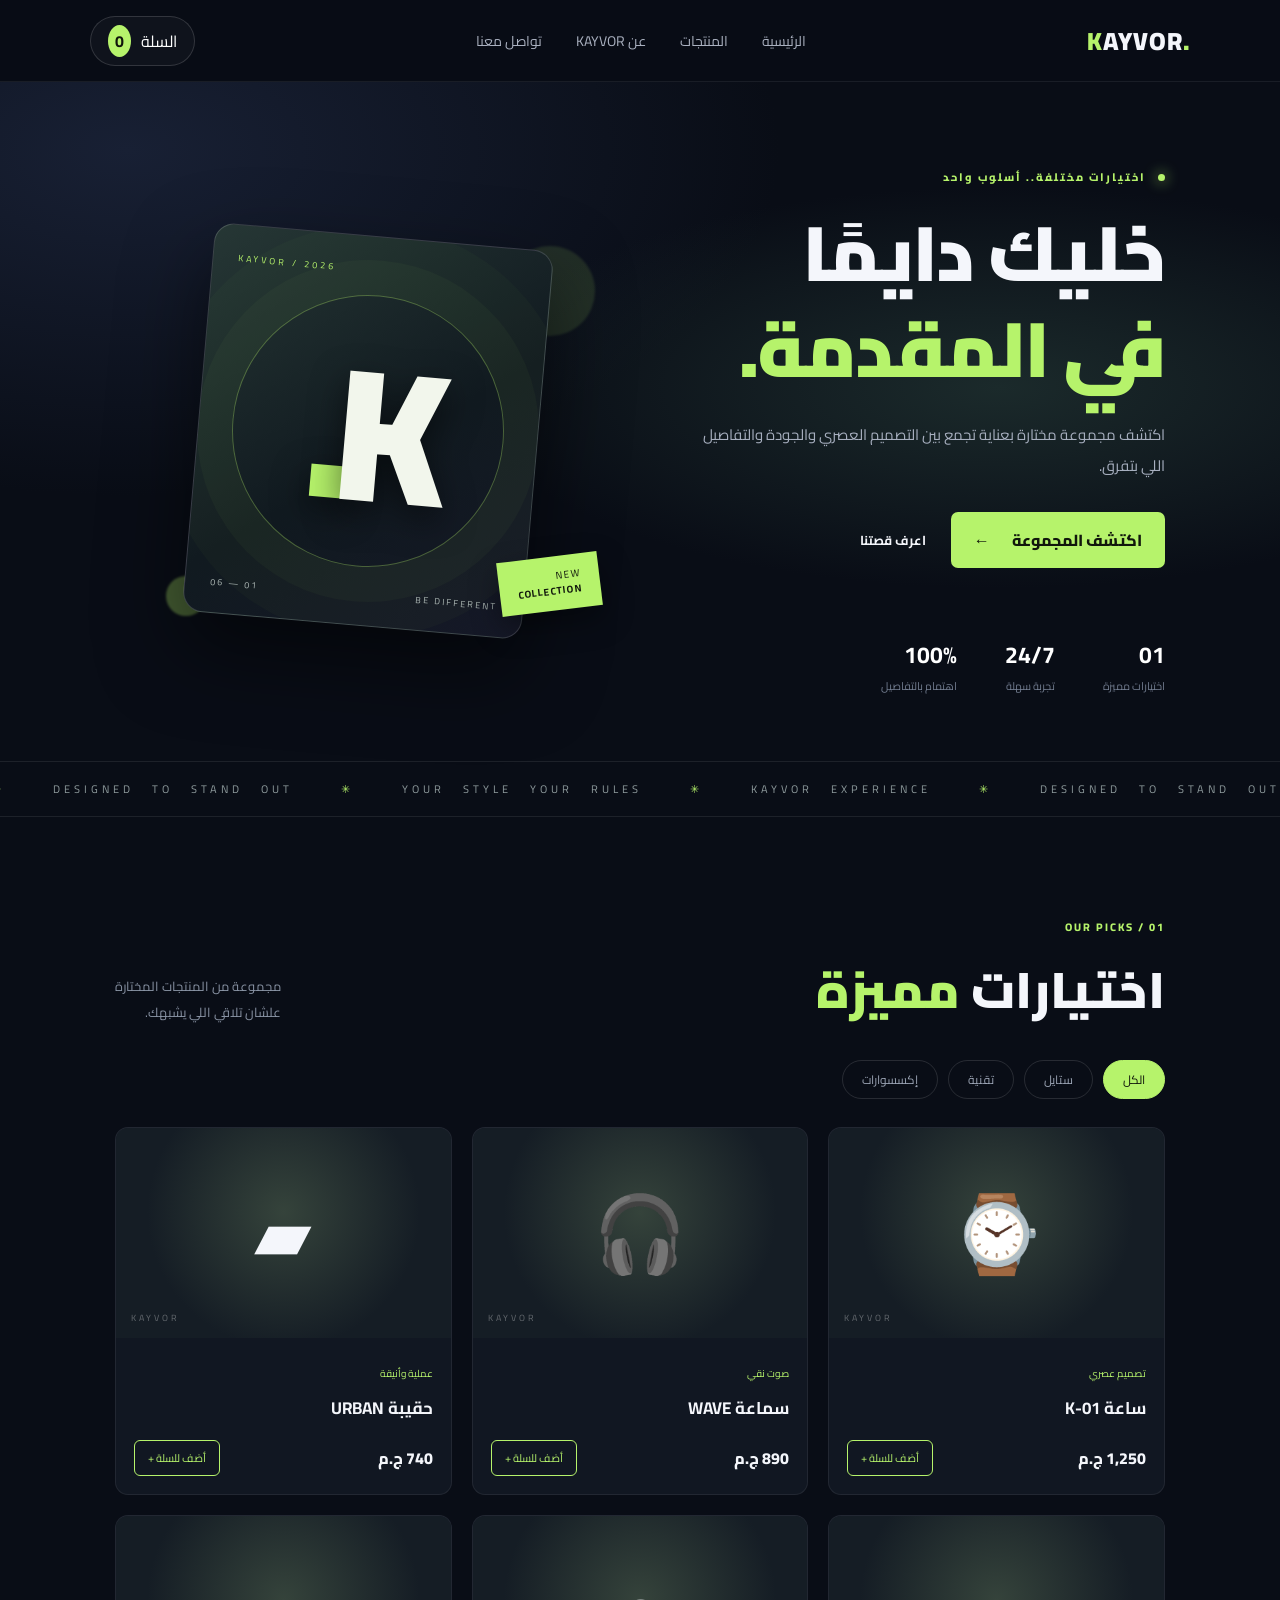
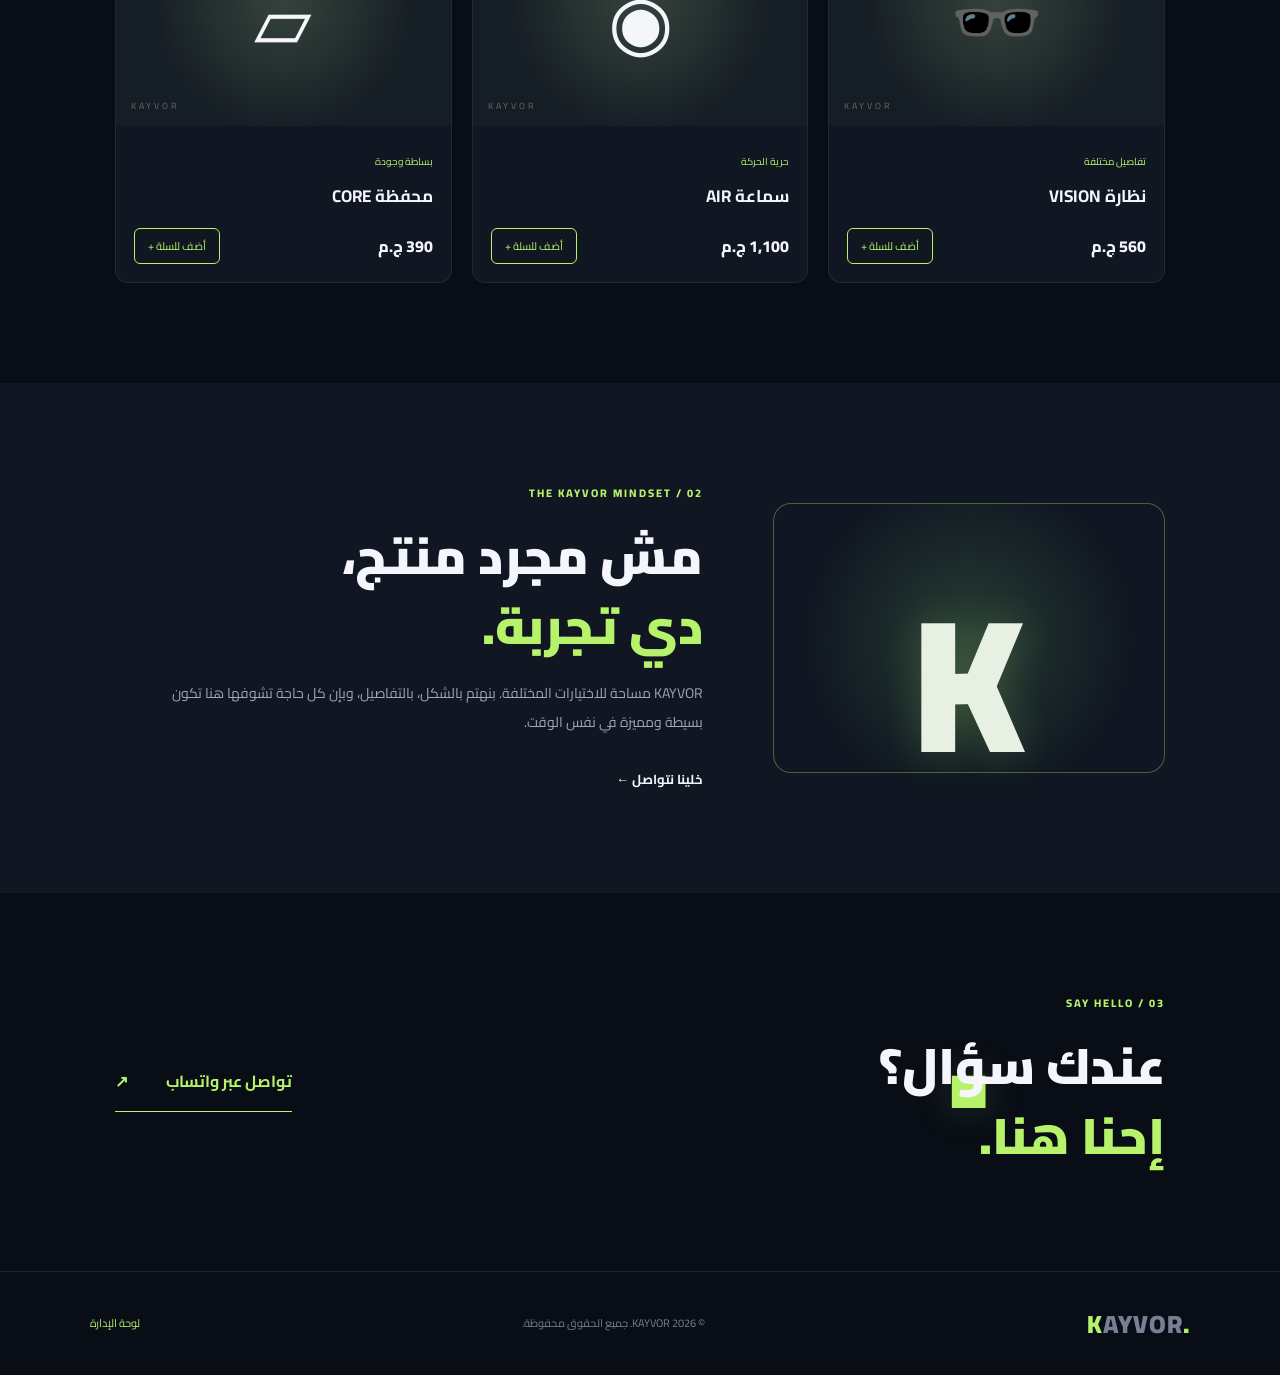
<file: index.html>
<!DOCTYPE html>
<html lang="ar" dir="rtl">
<head>
  <meta charset="UTF-8"><meta name="viewport" content="width=device-width, initial-scale=1.0">
  <meta name="theme-color" content="#090d16">
  <title>KAYVOR | اكتشف أسلوبك</title>
  <link rel="preconnect" href="https://fonts.googleapis.com">
  <link href="https://fonts.googleapis.com/css2?family=Cairo:wght@400;500;600;700;800;900&display=swap" rel="stylesheet">
  <link rel="stylesheet" href="style.css">
</head>
<body>
<header class="topbar">
  <a class="logo" href="#"><span>K</span>AYVOR<span class="dot">.</span></a>
  <button class="menu-toggle" id="menuToggle" aria-label="فتح القائمة">☰</button>
  <nav id="nav"><a href="#home">الرئيسية</a><a href="#products">المنتجات</a><a href="#about">عن KAYVOR</a><a href="#contact">تواصل معنا</a></nav>
  <button class="cart-button" id="cartOpen">السلة <b id="cartCount">0</b></button>
</header>

<main>
<section class="hero" id="home">
  <div class="hero-copy">
    <p class="eyebrow"><i></i> اختيارات مختلفة.. أسلوب واحد</p>
    <h1>خليك دايمًا<br><span>في المقدمة.</span></h1>
    <p class="hero-text">اكتشف مجموعة مختارة بعناية تجمع بين التصميم العصري والجودة والتفاصيل اللي بتفرق.</p>
    <div class="hero-actions"><a class="primary-btn" href="#products">اكتشف المجموعة <span>←</span></a><a class="text-link" href="#about">اعرف قصتنا</a></div>
    <div class="hero-stats"><div><strong>01</strong><small>اختيارات مميزة</small></div><div><strong>24/7</strong><small>تجربة سهلة</small></div><div><strong>100%</strong><small>اهتمام بالتفاصيل</small></div></div>
  </div>
  <div class="hero-art"><div class="orb orb-one"></div><div class="orb orb-two"></div><div class="art-card"><span class="art-label">KAYVOR / 2026</span><div class="art-symbol">K<span>.</span></div><div class="art-bottom"><span>BE DIFFERENT</span><span>01 — 06</span></div></div><div class="float-tag">NEW<br><b>COLLECTION</b></div></div>
</section>

<section class="ticker"><div>DESIGNED TO STAND OUT <span>✳</span> YOUR STYLE YOUR RULES <span>✳</span> KAYVOR EXPERIENCE <span>✳</span> DESIGNED TO STAND OUT <span>✳</span></div></section>

<section class="products section" id="products">
  <div class="section-head"><div><p class="eyebrow">OUR PICKS / 01</p><h2>اختيارات <span>مميزة</span></h2></div><p>مجموعة من المنتجات المختارة<br>علشان تلاقي اللي يشبهك.</p></div>
  <div class="filters"><button class="filter active" data-filter="all">الكل</button><button class="filter" data-filter="style">ستايل</button><button class="filter" data-filter="tech">تقنية</button><button class="filter" data-filter="accessories">إكسسوارات</button></div>
  <div class="product-grid" id="productGrid"></div>
</section>

<section class="about section" id="about"><div class="about-mark">K<span>.</span></div><div><p class="eyebrow">THE KAYVOR MINDSET / 02</p><h2>مش مجرد منتج،<br><span>دي تجربة.</span></h2><p>KAYVOR مساحة للاختيارات المختلفة. بنهتم بالشكل، بالتفاصيل، وبإن كل حاجة تشوفها هنا تكون بسيطة ومميزة في نفس الوقت.</p><a class="text-link" href="#contact">خلينا نتواصل ←</a></div></section>

<section class="contact section" id="contact"><div><p class="eyebrow">SAY HELLO / 03</p><h2>عندك سؤال؟<br><span>إحنا هنا.</span></h2></div><a class="contact-link" href="https://wa.me/201000000000" target="_blank" rel="noopener">تواصل عبر واتساب <b>↗</b></a></section>
</main>
<footer><a class="logo" href="#"><span>K</span>AYVOR<span class="dot">.</span></a><p>© 2026 KAYVOR. جميع الحقوق محفوظة.</p><a href="admin.html" class="admin-link">لوحة الإدارة</a></footer>

<div class="overlay" id="overlay"></div>
<aside class="cart-drawer" id="cartDrawer"><div class="drawer-head"><h3>سلة التسوق</h3><button id="cartClose">✕</button></div><div id="cartItems" class="cart-items"></div><div class="cart-total"><span>الإجمالي</span><strong id="cartTotal">0 ج.م</strong></div><button class="primary-btn checkout" id="checkout">إتمام الطلب عبر واتساب ↗</button></aside>
<div class="toast" id="toast"></div>
<script src="script.js"></script>
</body></html>
</file>
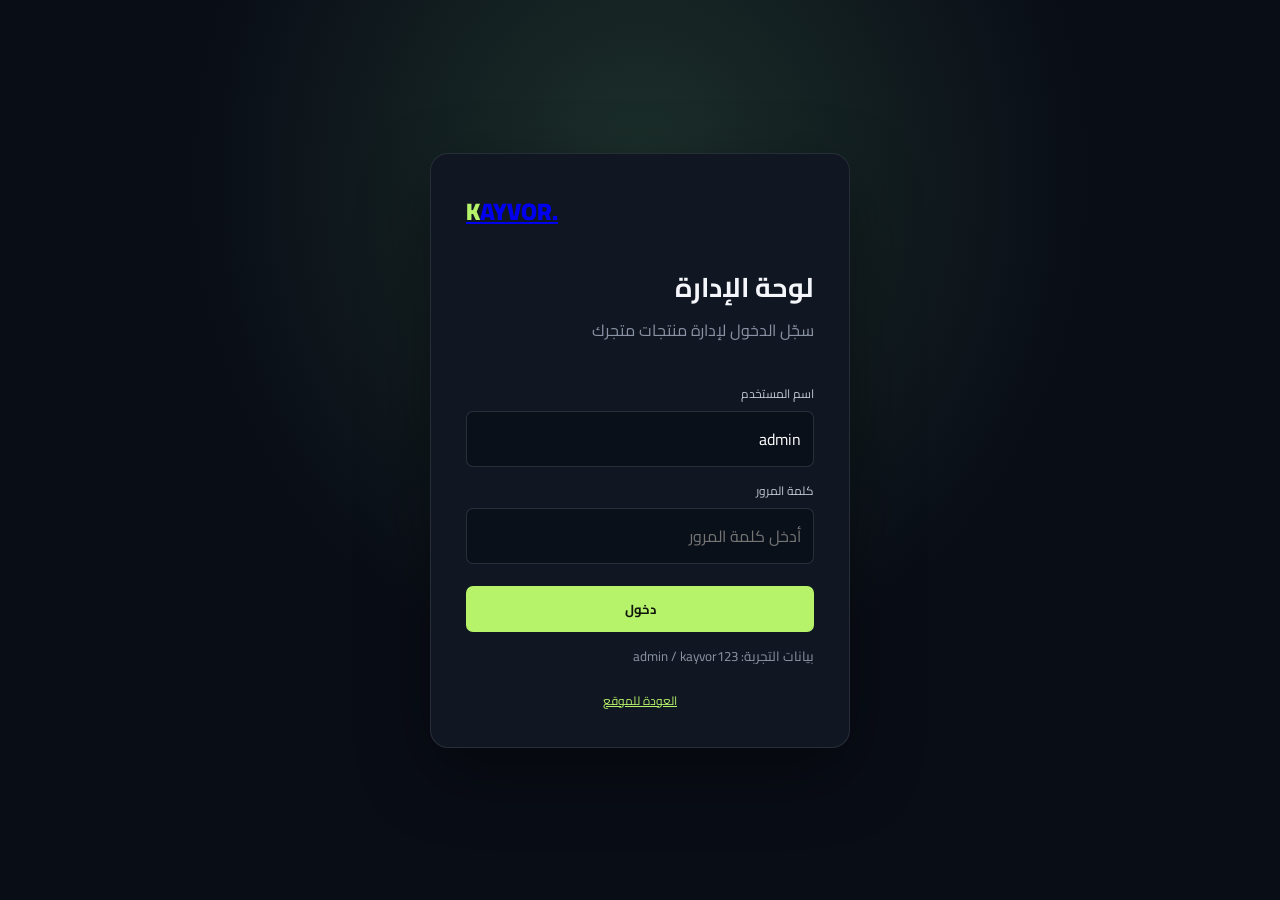
<file: admin.html>
<!DOCTYPE html><html lang="ar" dir="rtl"><head><meta charset="UTF-8"><meta name="viewport" content="width=device-width, initial-scale=1.0"><title>KAYVOR | لوحة الإدارة</title><link href="https://fonts.googleapis.com/css2?family=Cairo:wght@400;600;700;800;900&display=swap" rel="stylesheet"><link rel="stylesheet" href="admin.css"></head><body>
<div class="login-wrap" id="loginWrap"><form class="login" id="loginForm"><a class="logo" href="index.html"><span>K</span>AYVOR.</a><h1>لوحة الإدارة</h1><p>سجّل الدخول لإدارة منتجات متجرك</p><label>اسم المستخدم</label><input id="username" required value="admin"><label>كلمة المرور</label><input id="password" type="password" required placeholder="أدخل كلمة المرور"><button class="btn">دخول</button><small>بيانات التجربة: admin / kayvor123</small><a href="index.html" class="back">العودة للموقع</a></form></div>
<div class="dashboard" id="dashboard" hidden><aside><a class="logo" href="index.html"><span>K</span>AYVOR.</a><p class="side-label">القائمة الرئيسية</p><button class="side-active">▦ نظرة عامة</button><button onclick="document.getElementById('productSection').scrollIntoView({behavior:'smooth'})">◈ إدارة المنتجات</button><a href="index.html">↗ عرض الموقع</a><button id="logout" class="logout">تسجيل الخروج</button></aside><main><header><div><p>مرحبًا بك في</p><h1>لوحة تحكم KAYVOR</h1></div><span class="admin-pill">ADMIN</span></header><div class="stats"><div class="stat"><small>إجمالي المنتجات</small><strong id="totalProducts">0</strong><span>منتج في المتجر</span></div><div class="stat"><small>قيمة المنتجات</small><strong id="totalValue">0 ج.م</strong><span>إجمالي الأسعار</span></div><div class="stat"><small>منتجات ظاهرة</small><strong id="visibleProducts">0</strong><span>متاحة للعملاء</span></div></div>
<section class="panel" id="productSection"><div class="panel-head"><div><p class="green">STORE MANAGEMENT</p><h2>إدارة المنتجات</h2></div><button class="btn" id="newProduct">+ إضافة منتج</button></div><form id="productForm" class="product-form" hidden><input type="hidden" id="editId"><div><label>اسم المنتج</label><input id="pName" required placeholder="مثال: ساعة K-01"></div><div><label>السعر (جنيه)</label><input id="pPrice" type="number" min="0" required placeholder="1250"></div><div><label>القسم</label><select id="pCategory"><option value="style">ستايل</option><option value="tech">تقنية</option><option value="accessories">إكسسوارات</option></select></div><div><label>رمز / إيموجي</label><input id="pIcon" placeholder="⌚"></div><div><label>وصف قصير</label><input id="pDesc" placeholder="تصميم عصري"></div><div class="form-actions"><button class="btn">حفظ المنتج</button><button type="button" class="cancel" id="cancelForm">إلغاء</button></div></form>
<div class="table-wrap"><table><thead><tr><th>المنتج</th><th>القسم</th><th>السعر</th><th>الإجراءات</th></tr></thead><tbody id="productRows"></tbody></table></div></section><p class="note">ملاحظة: هذه نسخة تجريبية تحفظ التعديلات على نفس المتصفح باستخدام Local Storage.</p></main></div><script src="admin.js"></script></body></html>
</file>
<file: style.css>
*{box-sizing:border-box;margin:0;padding:0}html{scroll-behavior:smooth}body{font-family:'Cairo',sans-serif;background:#090d16;color:#f4f6fb;overflow-x:hidden}a{text-decoration:none;color:inherit}button{font:inherit;cursor:pointer}.topbar{height:82px;padding:0 7%;display:flex;align-items:center;justify-content:space-between;border-bottom:1px solid #ffffff12;background:#090d16ed;position:sticky;top:0;z-index:10;backdrop-filter:blur(16px)}.logo{font-size:25px;font-weight:900;letter-spacing:1px;direction:ltr}.logo>span:first-child{color:#b6f36b}.dot{color:#b6f36b}.topbar nav{display:flex;gap:34px;color:#aab1c0;font-size:14px}.topbar nav a:hover,.text-link:hover{color:#b6f36b}.cart-button{border:1px solid #ffffff25;background:#ffffff08;color:white;padding:9px 17px;border-radius:30px}.cart-button b{background:#b6f36b;color:#10150b;border-radius:50%;padding:1px 7px;margin-right:6px}.menu-toggle{display:none;background:none;color:white;border:0;font-size:25px}.hero{min-height:650px;padding:85px 9% 65px;display:grid;grid-template-columns:1fr 1fr;align-items:center;gap:40px;background:radial-gradient(ellipse at 78% 45%,#1b2a2b 0,transparent 38%),radial-gradient(ellipse at 10% 10%,#182034 0,transparent 40%)}.eyebrow{color:#b6f36b;font-size:11px;letter-spacing:2px;font-weight:800;margin-bottom:18px}.eyebrow i{display:inline-block;width:7px;height:7px;background:#b6f36b;border-radius:50%;margin-left:8px;box-shadow:0 0 14px #b6f36b}.hero h1{font-size:clamp(48px,6vw,78px);line-height:1.25;font-weight:900;letter-spacing:-2px}.hero h1 span,.section h2 span{color:#b6f36b}.hero-text{color:#a7afbf;max-width:470px;line-height:2.1;margin:22px 0 30px;font-size:15px}.hero-actions{display:flex;align-items:center;gap:25px}.primary-btn{background:#b6f36b;color:#11170c;padding:13px 23px;border-radius:7px;font-weight:800;border:0;display:inline-flex;gap:22px;align-items:center;justify-content:center;transition:.25s}.primary-btn:hover{transform:translateY(-3px);box-shadow:0 12px 30px #b6f36b30}.text-link{font-weight:700;font-size:13px}.hero-stats{display:flex;gap:48px;margin-top:65px}.hero-stats div{display:flex;flex-direction:column}.hero-stats strong{font-size:23px;color:#fff}.hero-stats small{color:#737d90;font-size:11px}.hero-art{height:430px;position:relative;display:grid;place-items:center}.art-card{width:min(340px,80%);height:390px;border:1px solid #ffffff28;border-radius:20px;background:linear-gradient(145deg,#263735,#111a20 55%,#151827);box-shadow:0 35px 80px #0008;position:relative;display:flex;align-items:center;justify-content:center;overflow:hidden;transform:rotate(5deg)}.art-card:before{content:"";position:absolute;width:270px;height:270px;border:1px solid #b6f36b55;border-radius:50%;box-shadow:0 0 0 35px #b6f36b08,0 0 0 70px #b6f36b06}.art-label{position:absolute;top:24px;left:25px;font-size:9px;letter-spacing:3px;color:#b6f36b}.art-symbol{font-size:190px;font-weight:900;line-height:1;letter-spacing:-20px;color:#f2f6ec;text-shadow:0 12px 35px #0008}.art-symbol span{color:#b6f36b}.art-bottom{position:absolute;bottom:22px;left:25px;right:25px;display:flex;justify-content:space-between;font-size:9px;letter-spacing:2px;color:#aab5b2}.orb{position:absolute;border-radius:50%;filter:blur(1px)}.orb-one{width:90px;height:90px;background:#b6f36b;opacity:.12;top:30px;right:5%}.orb-two{width:40px;height:40px;background:#b6f36b;opacity:.35;bottom:30px;left:10%}.float-tag{position:absolute;bottom:35px;right:4%;background:#b6f36b;color:#11170c;padding:12px 18px;font-size:10px;line-height:1.5;letter-spacing:1px;transform:rotate(-7deg);box-shadow:0 12px 30px #0006}.ticker{overflow:hidden;border-block:1px solid #ffffff15;padding:17px 0;color:#8e9a9c;font-size:11px;letter-spacing:4px;white-space:nowrap}.ticker div{word-spacing:12px;text-align:center}.ticker span{color:#b6f36b;margin:0 30px}.section{padding:100px 9%}.section-head{display:flex;justify-content:space-between;align-items:end;margin-bottom:35px}.section h2{font-size:clamp(34px,4vw,50px);line-height:1.4;font-weight:900}.section-head>p{color:#8993a4;font-size:13px;line-height:2}.filters{display:flex;gap:10px;margin-bottom:28px}.filter{border:1px solid #ffffff20;background:transparent;color:#9ca5b5;border-radius:30px;padding:7px 19px;font-size:12px}.filter.active,.filter:hover{background:#b6f36b;color:#11170c;border-color:#b6f36b}.product-grid{display:grid;grid-template-columns:repeat(3,1fr);gap:20px}.product-card{background:#111722;border:1px solid #ffffff12;border-radius:13px;overflow:hidden;transition:.3s}.product-card:hover{transform:translateY(-7px);border-color:#b6f36b65}.product-visual{height:210px;display:grid;place-items:center;background:radial-gradient(circle at 50% 40%,#35433b,#151d25 65%);font-size:75px;position:relative}.product-visual:after{content:"KAYVOR";position:absolute;bottom:12px;left:15px;font-size:9px;letter-spacing:3px;color:#ffffff55}.product-info{padding:18px}.product-info small{color:#b6f36b;font-size:10px}.product-info h3{font-size:17px;margin:6px 0}.product-bottom{display:flex;justify-content:space-between;align-items:center;margin-top:16px}.price{font-weight:800}.add-btn{border:1px solid #b6f36b;background:transparent;color:#b6f36b;border-radius:6px;padding:7px 13px;font-size:11px}.add-btn:hover{background:#b6f36b;color:#10150b}.about{background:#101722;display:grid;grid-template-columns:.8fr 1.2fr;gap:70px;align-items:center}.about-mark{height:270px;border:1px solid #b6f36b55;border-radius:18px;display:grid;place-items:center;font-size:190px;font-weight:900;color:#e8f0e4;text-shadow:0 0 40px #b6f36b33;background:radial-gradient(circle,#273c34,#101722 68%);direction:ltr}.about-mark span{color:#b6f36b}.about p:not(.eyebrow){max-width:560px;color:#9da7b5;line-height:2.1;margin:18px 0 25px;font-size:14px}.contact{display:flex;justify-content:space-between;align-items:center}.contact-link{border-bottom:1px solid #b6f36b;padding:15px 0;color:#b6f36b;font-weight:700}.contact-link b{margin-right:35px}footer{border-top:1px solid #ffffff15;padding:28px 7%;display:flex;justify-content:space-between;align-items:center;color:#778194;font-size:11px}.admin-link{color:#b6f36b}.overlay{position:fixed;inset:0;background:#0009;z-index:20;opacity:0;visibility:hidden;transition:.25s}.overlay.show{opacity:1;visibility:visible}.cart-drawer{position:fixed;z-index:21;top:0;left:0;width:min(420px,100%);height:100%;background:#111722;padding:25px;transform:translateX(-105%);transition:.3s;display:flex;flex-direction:column}.cart-drawer.open{transform:translateX(0)}.drawer-head{display:flex;justify-content:space-between;align-items:center;border-bottom:1px solid #ffffff18;padding-bottom:18px}.drawer-head button{background:none;color:white;border:0;font-size:20px}.cart-items{flex:1;overflow:auto;padding:20px 0}.cart-row{display:flex;justify-content:space-between;align-items:center;padding:12px 0;border-bottom:1px solid #ffffff12;font-size:13px}.cart-row small{display:block;color:#b6f36b}.remove-item{background:none;color:#ff7777;border:0}.cart-total{display:flex;justify-content:space-between;padding:18px 0;border-top:1px solid #ffffff18}.cart-total strong{color:#b6f36b}.checkout{width:100%}.toast{position:fixed;bottom:25px;right:50%;transform:translate(50%,20px);background:#b6f36b;color:#10150b;padding:10px 20px;border-radius:8px;font-weight:700;font-size:12px;opacity:0;transition:.25s;z-index:30}.toast.show{opacity:1;transform:translate(50%,0)}@media(max-width:800px){.topbar{height:70px;padding:0 5%}.menu-toggle{display:block;order:3}.topbar nav{display:none;position:absolute;top:70px;right:0;left:0;background:#111722;padding:20px;flex-direction:column;gap:17px;border-bottom:1px solid #ffffff20}.topbar nav.show{display:flex}.cart-button{margin-right:auto;margin-left:15px}.hero{grid-template-columns:1fr;padding:65px 7% 45px;gap:15px}.hero-art{height:360px;grid-row:1}.art-card{height:320px;width:270px}.art-symbol{font-size:150px}.hero-copy{grid-row:2}.hero h1{font-size:54px}.hero-stats{margin-top:40px;gap:30px}.section{padding:70px 7%}.product-grid{grid-template-columns:repeat(2,1fr)}.about{grid-template-columns:1fr;gap:35px}.about-mark{height:210px;font-size:140px}.contact{gap:20px;align-items:flex-start;flex-direction:column}footer{padding:25px 6%;gap:15px;flex-wrap:wrap}}@media(max-width:480px){.logo{font-size:21px}.hero h1{font-size:46px}.hero-text{font-size:13px}.hero-stats{gap:20px}.hero-stats strong{font-size:19px}.section-head{align-items:flex-start;flex-direction:column;gap:12px}.product-grid{grid-template-columns:1fr}.product-visual{height:230px}.filters{gap:6px;flex-wrap:wrap}.filter{padding:6px 13px}.about-mark{height:180px}.section h2{font-size:36px}footer p{width:100%;order:3}}
</file>
<file: admin.css>
*{box-sizing:border-box}body{margin:0;background:#090d16;color:#f4f6fb;font-family:'Cairo',sans-serif}.logo{font-size:24px;font-weight:900;direction:ltr;display:inline-block}.logo span{color:#b6f36b}.login-wrap{min-height:100vh;display:grid;place-items:center;padding:20px;background:radial-gradient(ellipse at 50% 20%,#1c302b,transparent 50%)}.login{width:min(420px,100%);background:#111722;border:1px solid #ffffff18;border-radius:18px;padding:35px;display:flex;flex-direction:column;box-shadow:0 25px 70px #0006}.login h1{font-size:27px;margin:28px 0 0}.login p,.login small{color:#8993a4}.login p{margin:3px 0 25px}.login label,.product-form label{font-size:12px;margin:12px 0 6px;color:#c1c8d3}.login input,.product-form input,.product-form select{width:100%;background:#0a101a;border:1px solid #ffffff20;border-radius:7px;padding:12px;color:white;font:inherit;outline:none}.login input:focus,.product-form input:focus{border-color:#b6f36b}.btn{background:#b6f36b;color:#11170c;border:0;border-radius:7px;padding:11px 18px;font:700 13px 'Cairo';cursor:pointer}.login .btn{margin:22px 0 12px}.back{color:#b6f36b;text-align:center;font-size:12px;margin-top:20px}.dashboard{min-height:100vh;display:grid;grid-template-columns:245px 1fr}.dashboard[hidden]{display:none}.dashboard aside{background:#101722;border-left:1px solid #ffffff12;padding:30px 20px;display:flex;flex-direction:column;gap:12px}.side-label{color:#687487;font-size:11px;margin:40px 0 5px}.dashboard aside button,.dashboard aside>a:not(.logo){border:0;background:transparent;color:#aab4c2;text-align:right;padding:12px;border-radius:7px;font:13px 'Cairo';cursor:pointer}.dashboard aside button:hover,.dashboard aside .side-active{background:#b6f36b18;color:#b6f36b}.dashboard aside .logout{margin-top:auto;color:#ff8585}.dashboard main{padding:35px;min-width:0}.dashboard header{display:flex;justify-content:space-between;align-items:center;margin-bottom:30px}.dashboard header p{color:#8993a4;margin:0;font-size:12px}.dashboard header h1{font-size:25px;margin:4px 0}.admin-pill{border:1px solid #b6f36b55;color:#b6f36b;border-radius:30px;padding:6px 14px;font-size:10px;letter-spacing:2px}.stats{display:grid;grid-template-columns:repeat(3,1fr);gap:17px;margin-bottom:25px}.stat,.panel{background:#111722;border:1px solid #ffffff12;border-radius:12px;padding:22px}.stat{display:flex;flex-direction:column;gap:6px}.stat small{color:#8993a4}.stat strong{font-size:27px;color:#b6f36b}.stat span{font-size:10px;color:#687487}.panel-head{display:flex;justify-content:space-between;align-items:center;margin-bottom:20px}.green{color:#b6f36b;font-size:10px;letter-spacing:2px;margin:0}.panel h2{font-size:21px;margin:2px 0}.product-form{background:#0b111b;border:1px solid #ffffff15;border-radius:10px;padding:18px;margin-bottom:20px;display:grid;grid-template-columns:repeat(2,1fr);gap:5px 15px}.product-form[hidden]{display:none}.product-form>div{display:flex;flex-direction:column}.form-actions{grid-column:1/-1;display:flex;flex-direction:row!important;gap:10px;margin-top:12px}.cancel{background:none;color:#aab4c2;border:1px solid #ffffff25;border-radius:7px;padding:9px 20px;font:13px 'Cairo';cursor:pointer}.table-wrap{overflow-x:auto}table{width:100%;border-collapse:collapse;min-width:550px}th,td{text-align:right;padding:14px 10px;border-bottom:1px solid #ffffff12;font-size:12px}th{color:#778397;font-weight:600}td{color:#dce2eb}.category{color:#b6f36b}.action{background:transparent;border:1px solid #ffffff25;color:#c6cfdb;border-radius:5px;padding:5px 10px;margin-left:5px;cursor:pointer}.action.delete{color:#ff8585}.note{font-size:11px;color:#687487;margin-top:18px}@media(max-width:850px){.dashboard{grid-template-columns:1fr}.dashboard aside{padding:15px;display:grid;grid-template-columns:repeat(2,1fr);gap:5px}.dashboard aside .logo,.side-label{grid-column:1/-1}.side-label{margin:15px 0 3px}.dashboard aside .logout{margin:0}.dashboard main{padding:20px}.stats{grid-template-columns:1fr}.dashboard header h1{font-size:20px}}@media(max-width:520px){.product-form{grid-template-columns:1fr}.panel{padding:15px}.panel-head{align-items:flex-start;gap:12px;flex-direction:column}.dashboard header{align-items:flex-start}.login{padding:25px}}
</file>
